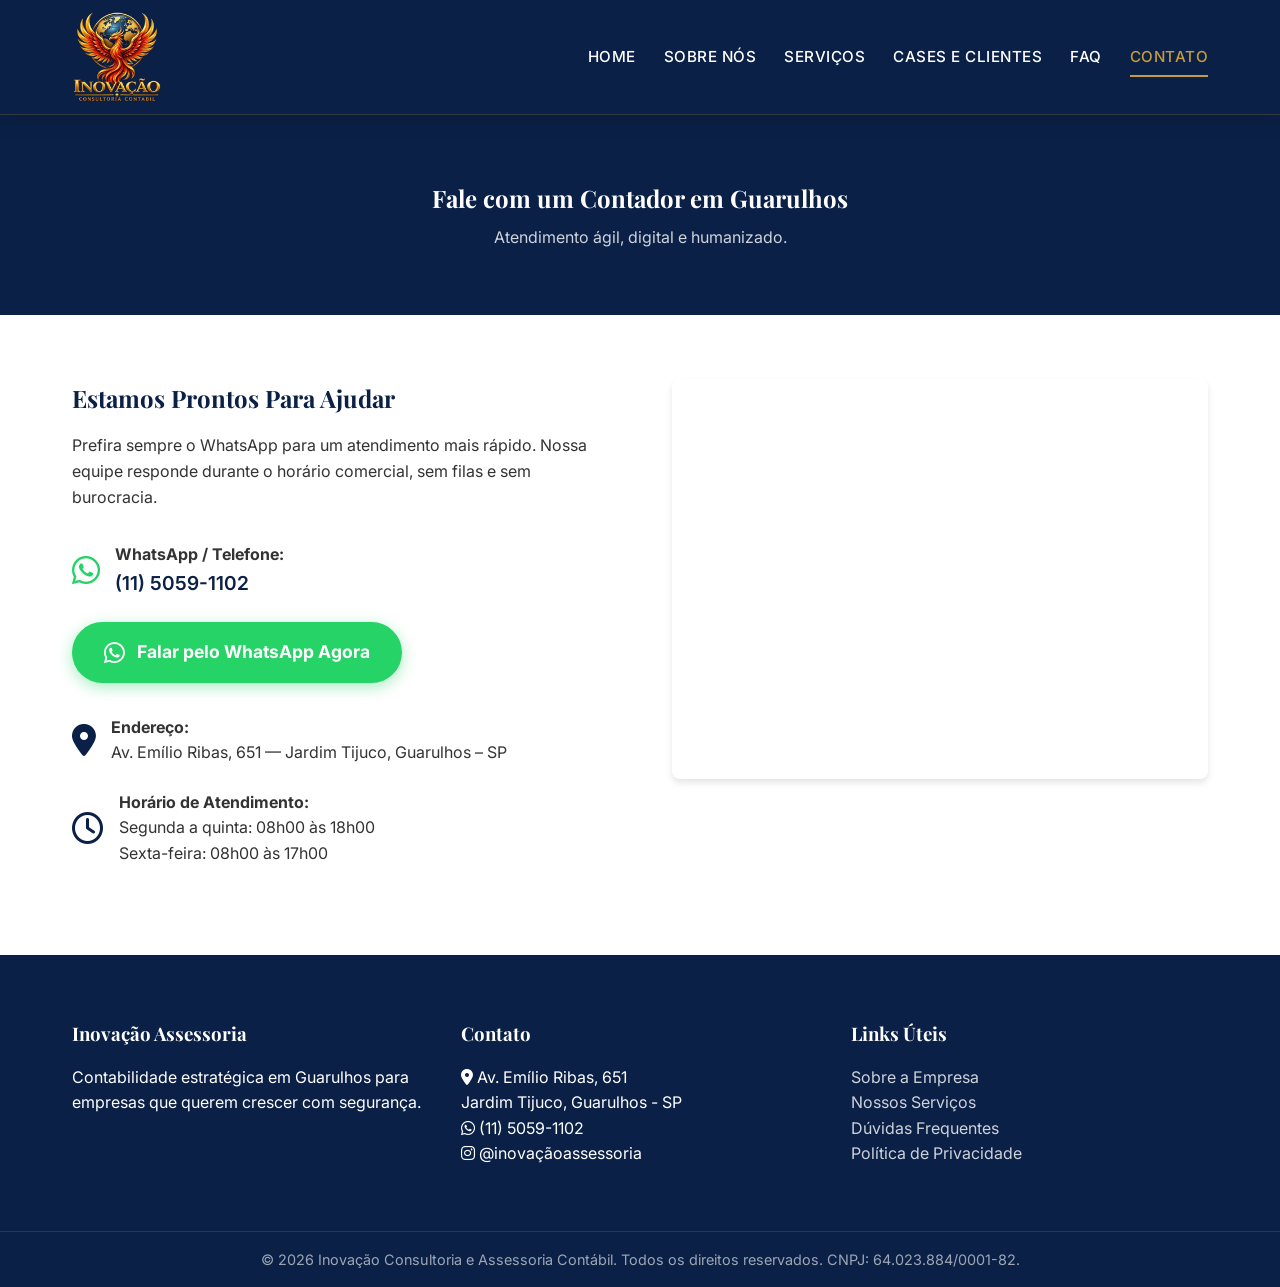
<file: contato.html>
<!DOCTYPE html>
<html lang="pt-BR">
<head>
    <meta charset="UTF-8">
    <meta name="viewport" content="width=device-width, initial-scale=1.0">
    <title>Contato — Fale com um Contador em Guarulhos | Inovação Assessoria Contábil</title>
    <meta name="description" content="Entre em contato com a Inovação Assessoria Contábil em Guarulhos. Atendimento ágil via WhatsApp, sem filas e sem burocracia. Av. Emílio Ribas, 651 — Jardim Tijuco.">
    <meta name="robots" content="index, follow">
    <link rel="canonical" href="https://www.inovacaoassessoriacontabil.com/contato.html">

    <!-- Open Graph -->
    <meta property="og:title" content="Contato — Inovação Assessoria Contábil">
    <meta property="og:description" content="Fale com nosso time de contabilidade em Guarulhos via WhatsApp. Atendimento rápido e sem burocracia.">
    <meta property="og:type" content="website">
    <meta property="og:url" content="https://www.inovacaoassessoriacontabil.com/contato.html">

    <!-- Schema.org LocalBusiness -->
    <script type="application/ld+json">
    {
      "@context": "https://schema.org",
      "@type": "AccountingService",
      "name": "Inovação Consultoria e Assessoria Contábil",
      "url": "https://www.inovacaoassessoriacontabil.com",
      "telephone": "+55-11-5059-1102",
      "address": {
        "@type": "PostalAddress",
        "streetAddress": "Av. Emílio Ribas, 651",
        "addressLocality": "Guarulhos",
        "addressRegion": "SP",
        "addressCountry": "BR"
      },
      "openingHours": ["Mo-Th 08:00-18:00", "Fr 08:00-17:00"],
      "geo": {
        "@type": "GeoCoordinates",
        "latitude": -23.4681217,
        "longitude": -46.5394889
      }
    }
    </script>
    
    <link rel="preconnect" href="https://fonts.googleapis.com">
    <link rel="preconnect" href="https://fonts.gstatic.com" crossorigin>
    <link href="https://fonts.googleapis.com/css2?family=Inter:wght@400;500;600&family=Playfair+Display:ital,wght@0,600;0,700;1,600&display=swap" rel="stylesheet">
    <link rel="stylesheet" href="css/style.css">
    <link rel="stylesheet" href="https://cdnjs.cloudflare.com/ajax/libs/font-awesome/6.4.0/css/all.min.css">
</head>
<body>

    <!-- HEADER -->
    <header class="header">
        <div class="container">
            <a href="index.html" class="header-logo">
                <img src="images/logo.png" alt="Inovação Assessoria Contábil">
            </a>
            <nav class="header-nav">
                <ul>
                    <li><a href="index.html" class="nav-link">Home</a></li>
                    <li><a href="sobre.html" class="nav-link">Sobre Nós</a></li>
                    <li><a href="servicos.html" class="nav-link">Serviços</a></li>
                    <li><a href="cases.html" class="nav-link">Cases e Clientes</a></li>
                    <li><a href="faq.html" class="nav-link">FAQ</a></li>
                    <li><a href="contato.html" class="nav-link active">Contato</a></li>
                </ul>
            </nav>
        </div>
    </header>

    <!-- PAGE HEADER -->
    <section class="bg-primary" style="padding: var(--spacing-xl) 0; text-align: center;">
        <div class="container">
            <h1 style="color: var(--color-text-light); margin-bottom: var(--spacing-sm);">Fale com um Contador em Guarulhos</h1>
            <p style="color: rgba(255, 255, 255, 0.8);">Atendimento ágil, digital e humanizado.</p>
        </div>
    </section>

    <!-- MAIN CONTENT -->
    <main style="padding: var(--spacing-xl) 0;">
        <div class="container" style="display: flex; flex-wrap: wrap; gap: var(--spacing-xl);">
            
            <!-- Info -->
            <div style="flex: 1; min-width: 300px;">
                <h2>Estamos Prontos Para Ajudar</h2>
                <p style="margin-bottom: var(--spacing-lg);">Prefira sempre o WhatsApp para um atendimento mais rápido. Nossa equipe responde durante o horário comercial, sem filas e sem burocracia.</p>
                
                <div style="margin-bottom: 1.5rem; display: flex; align-items: center; gap: 15px;">
                    <i class="fa-brands fa-whatsapp" style="font-size: 2rem; color: #25D366;"></i>
                    <div>
                        <strong>WhatsApp / Telefone:</strong><br>
                        <a href="https://wa.me/551150591102" style="font-size: 1.2rem; font-weight: 600;">(11) 5059-1102</a>
                    </div>
                </div>

                <a href="https://wa.me/551150591102?text=Ol%C3%A1!%20Gostaria%20de%20saber%20mais%20sobre%20os%20servi%C3%A7os%20cont%C3%A1beis." 
                   target="_blank"
                   style="
                     display: inline-flex;
                     align-items: center;
                     gap: 12px;
                     background-color: #25D366 !important;
                     color: #ffffff !important;
                     font-size: 1.1rem;
                     font-weight: 700;
                     padding: 1rem 2rem;
                     border-radius: 50px;
                     text-decoration: none !important;
                     box-shadow: 0 4px 15px rgba(37, 211, 102, 0.4);
                     transition: all 0.3s ease;
                     margin-bottom: 2rem;
                     border: none;
                   "
                   onmouseover="this.style.backgroundColor='#1ebe5d'; this.style.color='#ffffff'; this.style.transform='translateY(-2px)'; this.style.boxShadow='0 6px 20px rgba(37,211,102,0.5)';"
                   onmouseout="this.style.backgroundColor='#25D366'; this.style.color='#ffffff'; this.style.transform='translateY(0)'; this.style.boxShadow='0 4px 15px rgba(37,211,102,0.4)';"
                >
                    <i class="fa-brands fa-whatsapp" style="font-size: 1.5rem; color: #ffffff;"></i>
                    Falar pelo WhatsApp Agora
                </a>

                <div style="margin-bottom: 1.5rem; display: flex; align-items: center; gap: 15px;">
                    <i class="fa-solid fa-location-dot" style="font-size: 2rem; color: var(--color-primary);"></i>
                    <div>
                        <strong>Endereço:</strong><br>
                        Av. Emílio Ribas, 651 — Jardim Tijuco, Guarulhos – SP
                    </div>
                </div>

                <div style="margin-bottom: 1.5rem; display: flex; align-items: center; gap: 15px;">
                    <i class="fa-regular fa-clock" style="font-size: 2rem; color: var(--color-primary);"></i>
                    <div>
                        <strong>Horário de Atendimento:</strong><br>
                        Segunda a quinta: 08h00 às 18h00<br>
                        Sexta-feira: 08h00 às 17h00
                    </div>
                </div>
            </div>

            <!-- Mapa -->
            <div style="flex: 1; min-width: 300px;">
                <iframe src="https://www.google.com/maps/embed?pb=!1m18!1m12!1m3!1d3659.787822371871!2d-46.5394889!3d-23.4681217!2m3!1f0!2f0!3f0!3m2!1i1024!2i768!4f13.1!3m3!1m2!1s0x94cef5005239304b%3A0x76d81975a9ab6872!2sInova%C3%A7%C3%A3o%20Consultoria%20e%20Assessoria%20Contabil!5e0!3m2!1spt-BR!2sbr!4v1725399600000!5m2!1spt-BR!2sbr" width="100%" height="400" style="border:0; border-radius: 8px; box-shadow: var(--shadow-md);" allowfullscreen="" loading="lazy" referrerpolicy="no-referrer-when-downgrade"></iframe>
            </div>
        </div>
    </main>

    <!-- FOOTER -->
    <footer class="footer">
        <div class="container">
            <div>
                <h3>Inovação Assessoria</h3>
                <p>Contabilidade estratégica em Guarulhos para empresas que querem crescer com segurança.</p>
            </div>
            <div>
                <h3>Contato</h3>
                <p><i class="fa-solid fa-location-dot"></i> Av. Emílio Ribas, 651<br>Jardim Tijuco, Guarulhos - SP</p>
                <p><i class="fa-brands fa-whatsapp"></i> (11) 5059-1102</p>
                <p><i class="fa-brands fa-instagram"></i> @inovaçãoassessoria</p>
            </div>
            <div>
                <h3>Links Úteis</h3>
                <p><a href="sobre.html">Sobre a Empresa</a></p>
                <p><a href="servicos.html">Nossos Serviços</a></p>
                <p><a href="index.html#faq">Dúvidas Frequentes</a></p>
                <p><a href="privacidade.html">Política de Privacidade</a></p>
            </div>
        </div>
        <div class="footer-bottom">
            <p>&copy; 2026 Inovação Consultoria e Assessoria Contábil. Todos os direitos reservados. CNPJ: 64.023.884/0001-82.</p>
        </div>
    </footer>

    <script src="js/main.js"></script>
</body>
</html>
</file>
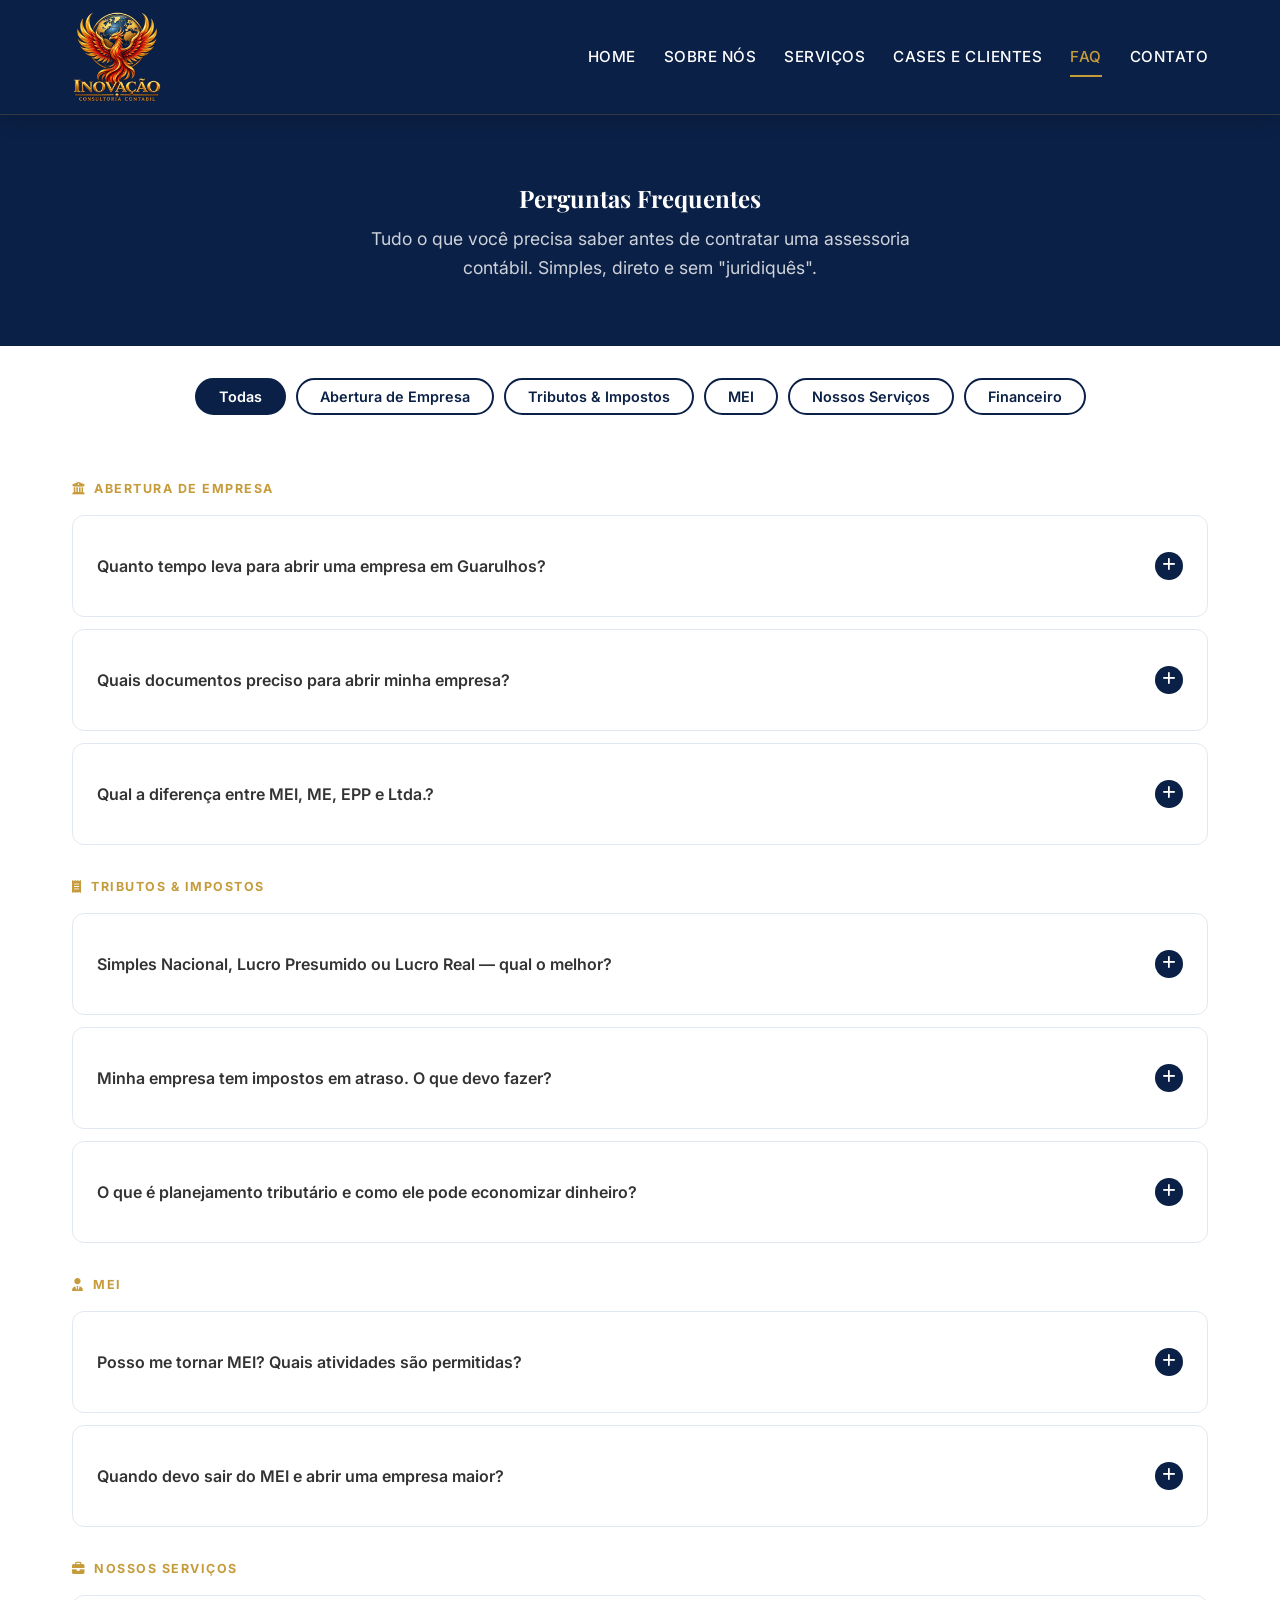
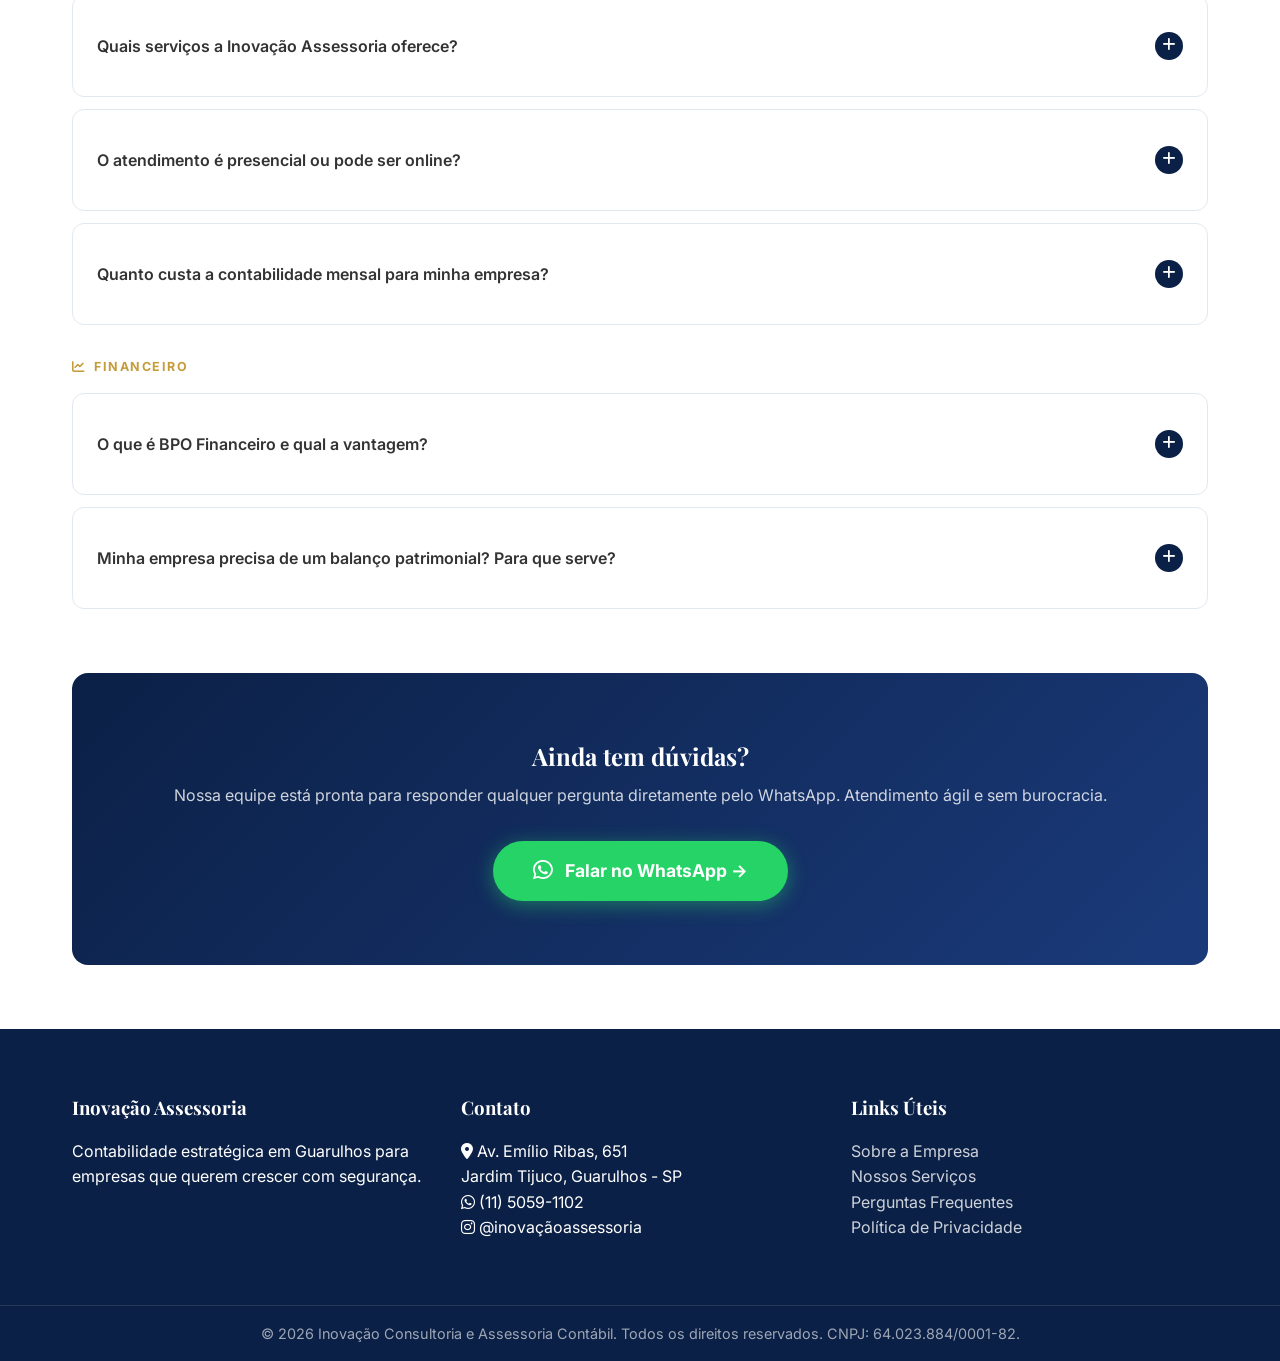
<file: faq.html>
<!DOCTYPE html>
<html lang="pt-BR">
<head>
    <meta charset="UTF-8">
    <meta name="viewport" content="width=device-width, initial-scale=1.0">
    <title>Perguntas Frequentes (FAQ) — Inovação Assessoria Contábil</title>
    <meta name="description" content="Tire suas dúvidas sobre contabilidade, abertura de empresa, MEI, Simples Nacional, planejamento tributário e muito mais. Inovação Assessoria Contábil em Guarulhos.">
    <meta name="robots" content="index, follow">
    <link rel="canonical" href="https://www.inovacaoassessoriacontabil.com/faq.html">

    <!-- Open Graph -->
    <meta property="og:title" content="Perguntas Frequentes — Inovação Assessoria Contábil">
    <meta property="og:description" content="Tire suas dúvidas sobre contabilidade e serviços contábeis em Guarulhos.">
    <meta property="og:type" content="website">
    <meta property="og:url" content="https://www.inovacaoassessoriacontabil.com/faq.html">

    <link rel="preconnect" href="https://fonts.googleapis.com">
    <link rel="preconnect" href="https://fonts.gstatic.com" crossorigin>
    <link href="https://fonts.googleapis.com/css2?family=Inter:wght@400;500;600&family=Playfair+Display:ital,wght@0,600;0,700;1,600&display=swap" rel="stylesheet">
    <link rel="stylesheet" href="css/style.css">
    <link rel="stylesheet" href="https://cdnjs.cloudflare.com/ajax/libs/font-awesome/6.4.0/css/all.min.css">

    <style>
        /* ── FAQ ESPECÍFICO ── */
        .faq-hero {
            background: var(--color-primary);
            padding: var(--spacing-xl) 0;
            text-align: center;
        }
        .faq-hero h1 {
            color: var(--color-text-light);
            margin-bottom: var(--spacing-sm);
        }
        .faq-hero p {
            color: rgba(255,255,255,0.80);
            font-size: 1.1rem;
            max-width: 600px;
            margin: 0 auto;
        }

        /* Filtro de categorias */
        .faq-filters {
            display: flex;
            flex-wrap: wrap;
            justify-content: center;
            gap: 10px;
            padding: var(--spacing-lg) var(--spacing-md);
        }
        .faq-filter-btn {
            padding: 8px 22px;
            border: 2px solid var(--color-primary);
            border-radius: 50px;
            background: transparent;
            color: var(--color-primary);
            font-family: 'Inter', sans-serif;
            font-size: 0.9rem;
            font-weight: 600;
            cursor: pointer;
            transition: all 0.25s ease;
        }
        .faq-filter-btn:hover,
        .faq-filter-btn.active {
            background: var(--color-primary);
            color: #fff;
        }

        /* Accordion */
        .faq-section {
            padding: 0 0 var(--spacing-xl);
        }
        .faq-category-title {
            font-size: 0.78rem;
            font-weight: 700;
            letter-spacing: 0.12em;
            text-transform: uppercase;
            color: var(--color-secondary);
            margin: var(--spacing-lg) 0 var(--spacing-md);
        }
        .faq-item {
            border: 1px solid #e2e8f0;
            border-radius: 12px;
            margin-bottom: 12px;
            overflow: hidden;
            transition: box-shadow 0.3s ease;
        }
        .faq-item:hover {
            box-shadow: 0 6px 24px rgba(11,32,70,0.10);
        }
        .faq-item.open {
            border-color: var(--color-primary);
            box-shadow: 0 6px 24px rgba(11,32,70,0.14);
        }
        .faq-question {
            width: 100%;
            display: flex;
            align-items: center;
            justify-content: space-between;
            gap: 16px;
            padding: 20px 24px;
            background: #fff;
            border: none;
            cursor: pointer;
            text-align: left;
            font-family: 'Inter', sans-serif;
            font-size: 1rem;
            font-weight: 600;
            color: var(--color-text-dark);
            transition: background 0.2s;
        }
        .faq-question:hover {
            background: #f8fafc;
        }
        .faq-item.open .faq-question {
            color: var(--color-primary);
            background: #f0f5ff;
        }
        .faq-icon {
            flex-shrink: 0;
            width: 28px;
            height: 28px;
            border-radius: 50%;
            background: var(--color-primary);
            color: #fff;
            display: flex;
            align-items: center;
            justify-content: center;
            font-size: 0.9rem;
            transition: transform 0.35s ease, background 0.2s;
        }
        .faq-item.open .faq-icon {
            transform: rotate(45deg);
            background: var(--color-secondary);
        }
        .faq-answer {
            max-height: 0;
            overflow: hidden;
            transition: max-height 0.45s cubic-bezier(0.4,0,0.2,1), padding 0.3s ease;
        }
        .faq-item.open .faq-answer {
            max-height: 800px;
        }
        .faq-answer-inner {
            padding: 0 24px 22px;
            color: var(--color-text-dark);
            line-height: 1.75;
            font-size: 0.97rem;
        }
        .faq-answer-inner strong {
            color: var(--color-text-dark);
        }
        .faq-answer-inner ul {
            margin: 10px 0 0 20px;
        }
        .faq-answer-inner ul li {
            margin-bottom: 6px;
        }

        /* CTA inferior */
        .faq-cta {
            background: linear-gradient(135deg, var(--color-primary) 0%, #1a3a7a 100%);
            border-radius: 16px;
            padding: var(--spacing-xl);
            text-align: center;
            margin-top: var(--spacing-xl);
        }
        .faq-cta h2 { color: #fff; margin-bottom: var(--spacing-sm); }
        .faq-cta p  { color: rgba(255,255,255,0.80); margin-bottom: var(--spacing-lg); }
        .btn-accent {
            display: inline-flex;
            align-items: center;
            gap: 10px;
            background-color: #25D366 !important;
            color: #ffffff !important;
            font-size: 1.1rem;
            font-weight: 700;
            padding: 1rem 2rem;
            border-radius: 50px;
            text-decoration: none !important;
            box-shadow: 0 4px 20px rgba(37, 211, 102, 0.45);
            transition: all 0.3s ease;
            border: none;
        }
        .btn-accent:hover {
            background-color: #1ebe5d !important;
            color: #ffffff !important;
            transform: translateY(-2px);
            box-shadow: 0 6px 25px rgba(37, 211, 102, 0.6);
        }
        .btn-accent i { color: #ffffff; font-size: 1.3rem; }

        /* Responsivo */
        @media (max-width: 640px) {
            .faq-question { font-size: 0.92rem; padding: 16px 18px; }
            .faq-answer-inner { padding: 0 18px 18px; }
        }
    </style>
</head>
<body>

    <!-- HEADER -->
    <header class="header">
        <div class="container">
            <a href="index.html" class="header-logo">
                <img src="images/logo.png" alt="Inovação Assessoria Contábil">
            </a>
            <nav class="header-nav">
                <ul>
                    <li><a href="index.html" class="nav-link">Home</a></li>
                    <li><a href="sobre.html" class="nav-link">Sobre Nós</a></li>
                    <li><a href="servicos.html" class="nav-link">Serviços</a></li>
                    <li><a href="cases.html" class="nav-link">Cases e Clientes</a></li>
                    <li><a href="faq.html" class="nav-link active">FAQ</a></li>
                    <li><a href="contato.html" class="nav-link">Contato</a></li>
                </ul>
            </nav>
        </div>
    </header>

    <!-- HERO -->
    <section class="faq-hero">
        <div class="container">
            <h1>Perguntas Frequentes</h1>
            <p>Tudo o que você precisa saber antes de contratar uma assessoria contábil. Simples, direto e sem "juridiquês".</p>
        </div>
    </section>

    <!-- FILTROS -->
    <div class="container">
        <div class="faq-filters" id="faq-filters">
            <button class="faq-filter-btn active" data-cat="all" onclick="filterFaq(this,'all')">Todas</button>
            <button class="faq-filter-btn" data-cat="abertura" onclick="filterFaq(this,'abertura')">Abertura de Empresa</button>
            <button class="faq-filter-btn" data-cat="tributos" onclick="filterFaq(this,'tributos')">Tributos &amp; Impostos</button>
            <button class="faq-filter-btn" data-cat="mei" onclick="filterFaq(this,'mei')">MEI</button>
            <button class="faq-filter-btn" data-cat="servicos" onclick="filterFaq(this,'servicos')">Nossos Serviços</button>
            <button class="faq-filter-btn" data-cat="financeiro" onclick="filterFaq(this,'financeiro')">Financeiro</button>
        </div>
    </div>

    <!-- FAQ ACCORDION -->
    <main class="faq-section">
        <div class="container">

            <!-- CATEGORIA: Abertura de Empresa -->
            <p class="faq-category-title" data-cat="abertura"><i class="fa-solid fa-building-columns"></i> &nbsp;Abertura de Empresa</p>

            <div class="faq-item" data-cat="abertura">
                <button class="faq-question" onclick="toggleFaq(this)" id="faq-q1">
                    Quanto tempo leva para abrir uma empresa em Guarulhos?
                    <span class="faq-icon"><i class="fa-solid fa-plus"></i></span>
                </button>
                <div class="faq-answer" role="region" aria-labelledby="faq-q1">
                    <div class="faq-answer-inner">
                        Em média, de <strong>5 a 15 dias úteis</strong>, dependendo do tipo de empresa e da atividade. Empresas de serviços com atividades simples tendem a ser mais rápidas. No nosso escritório cuidamos de todo o processo:
                        <ul>
                            <li>Registro na Junta Comercial (JUCESP)</li>
                            <li>Obtenção do CNPJ na Receita Federal</li>
                            <li>Inscrição Municipal e Estadual (quando necessário)</li>
                            <li>Emissão do Alvará de Funcionamento</li>
                        </ul>
                    </div>
                </div>
            </div>

            <div class="faq-item" data-cat="abertura">
                <button class="faq-question" onclick="toggleFaq(this)" id="faq-q2">
                    Quais documentos preciso para abrir minha empresa?
                    <span class="faq-icon"><i class="fa-solid fa-plus"></i></span>
                </button>
                <div class="faq-answer" role="region" aria-labelledby="faq-q2">
                    <div class="faq-answer-inner">
                        Os documentos básicos para abertura de uma Ltda. ou SLU são:
                        <ul>
                            <li>RG e CPF de todos os sócios</li>
                            <li>Comprovante de residência atualizado</li>
                            <li>Comprovante do endereço comercial (contrato de aluguel ou escritura)</li>
                            <li>Definição da atividade principal (CNAE)</li>
                        </ul>
                        Após você nos enviar os documentos, nós cuidamos de todo o restante!
                    </div>
                </div>
            </div>

            <div class="faq-item" data-cat="abertura">
                <button class="faq-question" onclick="toggleFaq(this)" id="faq-q3">
                    Qual a diferença entre MEI, ME, EPP e Ltda.?
                    <span class="faq-icon"><i class="fa-solid fa-plus"></i></span>
                </button>
                <div class="faq-answer" role="region" aria-labelledby="faq-q3">
                    <div class="faq-answer-inner">
                        <ul>
                            <li><strong>MEI:</strong> Faturamento até R$ 81 mil/ano. Tributo fixo mensal baixo. Não pode ter sócios.</li>
                            <li><strong>ME (Microempresa):</strong> Faturamento até R$ 360 mil/ano. Mais atividades liberadas.</li>
                            <li><strong>EPP (Empresa de Pequeno Porte):</strong> Faturamento até R$ 4,8 milhões/ano.</li>
                            <li><strong>Ltda. (Sociedade Limitada):</strong> Pode ter dois ou mais sócios. Capital social protege o patrimônio pessoal.</li>
                        </ul>
                        Agende uma consulta gratuita para indicarmos a melhor opção para o seu caso.
                    </div>
                </div>
            </div>

            <!-- CATEGORIA: Tributos -->
            <p class="faq-category-title" data-cat="tributos"><i class="fa-solid fa-receipt"></i> &nbsp;Tributos &amp; Impostos</p>

            <div class="faq-item" data-cat="tributos">
                <button class="faq-question" onclick="toggleFaq(this)" id="faq-q4">
                    Simples Nacional, Lucro Presumido ou Lucro Real — qual o melhor?
                    <span class="faq-icon"><i class="fa-solid fa-plus"></i></span>
                </button>
                <div class="faq-answer" role="region" aria-labelledby="faq-q4">
                    <div class="faq-answer-inner">
                        Não existe uma resposta única — depende do faturamento, margem de lucro e tipo de atividade da empresa. De forma resumida:
                        <ul>
                            <li><strong>Simples Nacional:</strong> Regra geral, o melhor para faturamentos de até R$ 4,8 mi/ano com tributação simplificada.</li>
                            <li><strong>Lucro Presumido:</strong> Pode ser mais vantajoso para empresas com alta margem de lucro.</li>
                            <li><strong>Lucro Real:</strong> Obrigatório para bancos e algumas empresas. Pode ser bom quando há muitas despesas dedutíveis.</li>
                        </ul>
                        Fazemos a simulação completa para a sua empresa sem custo na primeira consulta.
                    </div>
                </div>
            </div>

            <div class="faq-item" data-cat="tributos">
                <button class="faq-question" onclick="toggleFaq(this)" id="faq-q5">
                    Minha empresa tem impostos em atraso. O que devo fazer?
                    <span class="faq-icon"><i class="fa-solid fa-plus"></i></span>
                </button>
                <div class="faq-answer" role="region" aria-labelledby="faq-q5">
                    <div class="faq-answer-inner">
                        Não se desespere! Existem diversas opções de regularização:
                        <ul>
                            <li>Parcelamentos da Receita Federal (PGFN e REFIS)</li>
                            <li>Programas de parcelamento municipais para ISS em atraso</li>
                            <li>Renegociação de dívidas do Simples Nacional</li>
                        </ul>
                        Entre em contato conosco. Nossa equipe faz um diagnóstico completo da situação fiscal e apresenta o melhor caminho de regularização.
                    </div>
                </div>
            </div>

            <div class="faq-item" data-cat="tributos">
                <button class="faq-question" onclick="toggleFaq(this)" id="faq-q6">
                    O que é planejamento tributário e como ele pode economizar dinheiro?
                    <span class="faq-icon"><i class="fa-solid fa-plus"></i></span>
                </button>
                <div class="faq-answer" role="region" aria-labelledby="faq-q6">
                    <div class="faq-answer-inner">
                        Planejamento tributário é o conjunto de estratégias <strong>legais</strong> para reduzir a carga de impostos da sua empresa. Exemplos práticos:
                        <ul>
                            <li>Escolha do regime tributário mais adequado (economia de até 30%)</li>
                            <li>Aproveitamento de créditos de PIS/COFINS</li>
                            <li>Distribuição de lucros aos sócios (isenta de IR)</li>
                            <li>Enquadramento correto de atividades no CNAE</li>
                        </ul>
                        Nossos clientes economizam em média entre 15% e 40% em tributos após o planejamento.
                    </div>
                </div>
            </div>

            <!-- CATEGORIA: MEI -->
            <p class="faq-category-title" data-cat="mei"><i class="fa-solid fa-user-tie"></i> &nbsp;MEI</p>

            <div class="faq-item" data-cat="mei">
                <button class="faq-question" onclick="toggleFaq(this)" id="faq-q7">
                    Posso me tornar MEI? Quais atividades são permitidas?
                    <span class="faq-icon"><i class="fa-solid fa-plus"></i></span>
                </button>
                <div class="faq-answer" role="region" aria-labelledby="faq-q7">
                    <div class="faq-answer-inner">
                        Pode! O MEI é ideal para trabalhadores autônomos e pequenos empreendedores com faturamento de até R$ 81 mil/ano. São mais de 500 atividades permitidas, como: cabeleireiro, eletricista, pedreiro, costureira, designer freelancer, entre outras. Profissões regulamentadas como médico, advogado e engenheiro <strong>não podem</strong> ser MEI.
                    </div>
                </div>
            </div>

            <div class="faq-item" data-cat="mei">
                <button class="faq-question" onclick="toggleFaq(this)" id="faq-q8">
                    Quando devo sair do MEI e abrir uma empresa maior?
                    <span class="faq-icon"><i class="fa-solid fa-plus"></i></span>
                </button>
                <div class="faq-answer" role="region" aria-labelledby="faq-q8">
                    <div class="faq-answer-inner">
                        Você deve considerar migrar quando:
                        <ul>
                            <li>Seu faturamento anual se aproximar de R$ 81 mil</li>
                            <li>Precisar emitir nota fiscal de serviços com valores maiores para PJs</li>
                            <li>Quiser contratar mais de 1 funcionário</li>
                            <li>Sua atividade não for permitida no MEI</li>
                            <li>Precisar de CNPJ com mais credibilidade para negócios B2B</li>
                        </ul>
                        Ajudamos você a fazer essa transição sem interromper as atividades.
                    </div>
                </div>
            </div>

            <!-- CATEGORIA: Nossos Serviços -->
            <p class="faq-category-title" data-cat="servicos"><i class="fa-solid fa-briefcase"></i> &nbsp;Nossos Serviços</p>

            <div class="faq-item" data-cat="servicos">
                <button class="faq-question" onclick="toggleFaq(this)" id="faq-q9">
                    Quais serviços a Inovação Assessoria oferece?
                    <span class="faq-icon"><i class="fa-solid fa-plus"></i></span>
                </button>
                <div class="faq-answer" role="region" aria-labelledby="faq-q9">
                    <div class="faq-answer-inner">
                        Somos um escritório completo de contabilidade. Nossos serviços incluem:
                        <ul>
                            <li>Abertura e encerramento de empresas</li>
                            <li>Contabilidade mensal (escrituração contábil e fiscal)</li>
                            <li>Folha de pagamento e gestão de RH</li>
                            <li>Planejamento tributário</li>
                            <li>Regularização fiscal e parcelamentos</li>
                            <li>BPO Financeiro</li>
                            <li>Certidões negativas e declarações</li>
                        </ul>
                        Saiba mais na nossa <a href="servicos.html">página de Serviços</a>.
                    </div>
                </div>
            </div>

            <div class="faq-item" data-cat="servicos">
                <button class="faq-question" onclick="toggleFaq(this)" id="faq-q10">
                    O atendimento é presencial ou pode ser online?
                    <span class="faq-icon"><i class="fa-solid fa-plus"></i></span>
                </button>
                <div class="faq-answer" role="region" aria-labelledby="faq-q10">
                    <div class="faq-answer-inner">
                        Os dois! Nosso escritório está localizado em Guarulhos (Jardim Tijuco), mas atendemos empresas de todo o Brasil de forma <strong>100% digital</strong>. Documentos são enviados por e-mail ou WhatsApp, e as reuniões podem ser feitas por videochamada. A maioria dos nossos clientes nem precisam vir ao escritório.
                    </div>
                </div>
            </div>

            <div class="faq-item" data-cat="servicos">
                <button class="faq-question" onclick="toggleFaq(this)" id="faq-q11">
                    Quanto custa a contabilidade mensal para minha empresa?
                    <span class="faq-icon"><i class="fa-solid fa-plus"></i></span>
                </button>
                <div class="faq-answer" role="region" aria-labelledby="faq-q11">
                    <div class="faq-answer-inner">
                        O valor varia conforme o regime tributário, faturamento e número de funcionários da sua empresa. Trabalhamos com mensalidades que cabem no orçamento de micro e pequenas empresas. Para receber uma proposta personalizada e sem compromisso, entre em contato via <a href="https://wa.me/551150591102" target="_blank" rel="noopener">WhatsApp</a>.
                    </div>
                </div>
            </div>

            <!-- CATEGORIA: Financeiro -->
            <p class="faq-category-title" data-cat="financeiro"><i class="fa-solid fa-chart-line"></i> &nbsp;Financeiro</p>

            <div class="faq-item" data-cat="financeiro">
                <button class="faq-question" onclick="toggleFaq(this)" id="faq-q12">
                    O que é BPO Financeiro e qual a vantagem?
                    <span class="faq-icon"><i class="fa-solid fa-plus"></i></span>
                </button>
                <div class="faq-answer" role="region" aria-labelledby="faq-q12">
                    <div class="faq-answer-inner">
                        BPO Financeiro (Business Process Outsourcing) é a terceirização do setor financeiro da sua empresa para um escritório especializado. Com ele, cuidamos de:
                        <ul>
                            <li>Contas a pagar e a receber</li>
                            <li>Conciliação bancária</li>
                            <li>Fluxo de caixa</li>
                            <li>DRE mensal</li>
                        </ul>
                        A vantagem é <strong>focar no seu negócio</strong> enquanto especialistas gerenciam as finanças, reduzindo erros e custos com funcionário CLT.
                    </div>
                </div>
            </div>

            <div class="faq-item" data-cat="financeiro">
                <button class="faq-question" onclick="toggleFaq(this)" id="faq-q13">
                    Minha empresa precisa de um balanço patrimonial? Para que serve?
                    <span class="faq-icon"><i class="fa-solid fa-plus"></i></span>
                </button>
                <div class="faq-answer" role="region" aria-labelledby="faq-q13">
                    <div class="faq-answer-inner">
                        Sim! O Balanço Patrimonial é obrigatório para empresas do Lucro Real e extremamente útil para todas as outras. Ele serve para:
                        <ul>
                            <li>Comprovar saúde financeira para bancos (obter crédito e financiamentos)</li>
                            <li>Participar de licitações e contratos públicos</li>
                            <li>Atrair sócios ou investidores</li>
                            <li>Tomada de decisões estratégicas pelo gestor</li>
                        </ul>
                    </div>
                </div>
            </div>

            <!-- CTA -->
            <div class="faq-cta">
                <h2>Ainda tem dúvidas?</h2>
                <p>Nossa equipe está pronta para responder qualquer pergunta diretamente pelo WhatsApp. Atendimento ágil e sem burocracia.</p>
                <a href="https://wa.me/551150591102?text=Ol%C3%A1!%20Tenho%20uma%20d%C3%BAvida%20sobre%20contabilidade."
                   target="_blank"
                   rel="noopener"
                   id="faq-cta-whatsapp"
                   style="
                     display: inline-flex;
                     align-items: center;
                     gap: 12px;
                     background-color: #25D366;
                     color: #ffffff;
                     font-size: 1.1rem;
                     font-weight: 700;
                     padding: 1rem 2.5rem;
                     border-radius: 50px;
                     text-decoration: none;
                     box-shadow: 0 4px 20px rgba(37,211,102,0.45);
                     transition: all 0.3s ease;
                     border: none;
                     cursor: pointer;
                   "
                   onmouseover="this.style.backgroundColor='#1ebe5d'; this.style.transform='translateY(-2px)';"
                   onmouseout="this.style.backgroundColor='#25D366'; this.style.transform='translateY(0)';"
                >
                    <i class="fa-brands fa-whatsapp" style="font-size: 1.4rem; color: #ffffff;"></i>
                    Falar no WhatsApp →
                </a>
            </div>

        </div>
    </main>

    <!-- FOOTER -->
    <footer class="footer">
        <div class="container">
            <div>
                <h3>Inovação Assessoria</h3>
                <p>Contabilidade estratégica em Guarulhos para empresas que querem crescer com segurança.</p>
            </div>
            <div>
                <h3>Contato</h3>
                <p><i class="fa-solid fa-location-dot"></i> Av. Emílio Ribas, 651<br>Jardim Tijuco, Guarulhos - SP</p>
                <p><i class="fa-brands fa-whatsapp"></i> (11) 5059-1102</p>
                <p><i class="fa-brands fa-instagram"></i> @inovaçãoassessoria</p>
            </div>
            <div>
                <h3>Links Úteis</h3>
                <p><a href="sobre.html">Sobre a Empresa</a></p>
                <p><a href="servicos.html">Nossos Serviços</a></p>
                <p><a href="faq.html">Perguntas Frequentes</a></p>
                <p><a href="privacidade.html">Política de Privacidade</a></p>
            </div>
        </div>
        <div class="footer-bottom">
            <p>&copy; 2026 Inovação Consultoria e Assessoria Contábil. Todos os direitos reservados. CNPJ: 64.023.884/0001-82.</p>
        </div>
    </footer>

    <script src="js/main.js"></script>
    <script>
        // ── ACCORDION ──
        function toggleFaq(btn) {
            const item = btn.closest('.faq-item');
            const isOpen = item.classList.contains('open');
            // Fecha todos
            document.querySelectorAll('.faq-item.open').forEach(el => el.classList.remove('open'));
            // Abre o clicado (se estava fechado)
            if (!isOpen) item.classList.add('open');
        }

        // ── FILTRO DE CATEGORIAS ──
        function filterFaq(btn, cat) {
            // Atualiza botão ativo
            document.querySelectorAll('.faq-filter-btn').forEach(b => b.classList.remove('active'));
            btn.classList.add('active');

            const items  = document.querySelectorAll('.faq-item');
            const titles = document.querySelectorAll('.faq-category-title');

            items.forEach(item => {
                const show = cat === 'all' || item.dataset.cat === cat;
                item.style.display = show ? '' : 'none';
                // Fecha ao filtrar
                if (!show) item.classList.remove('open');
            });

            titles.forEach(title => {
                const show = cat === 'all' || title.dataset.cat === cat;
                title.style.display = show ? '' : 'none';
            });
        }
    </script>
</body>
</html>
</file>
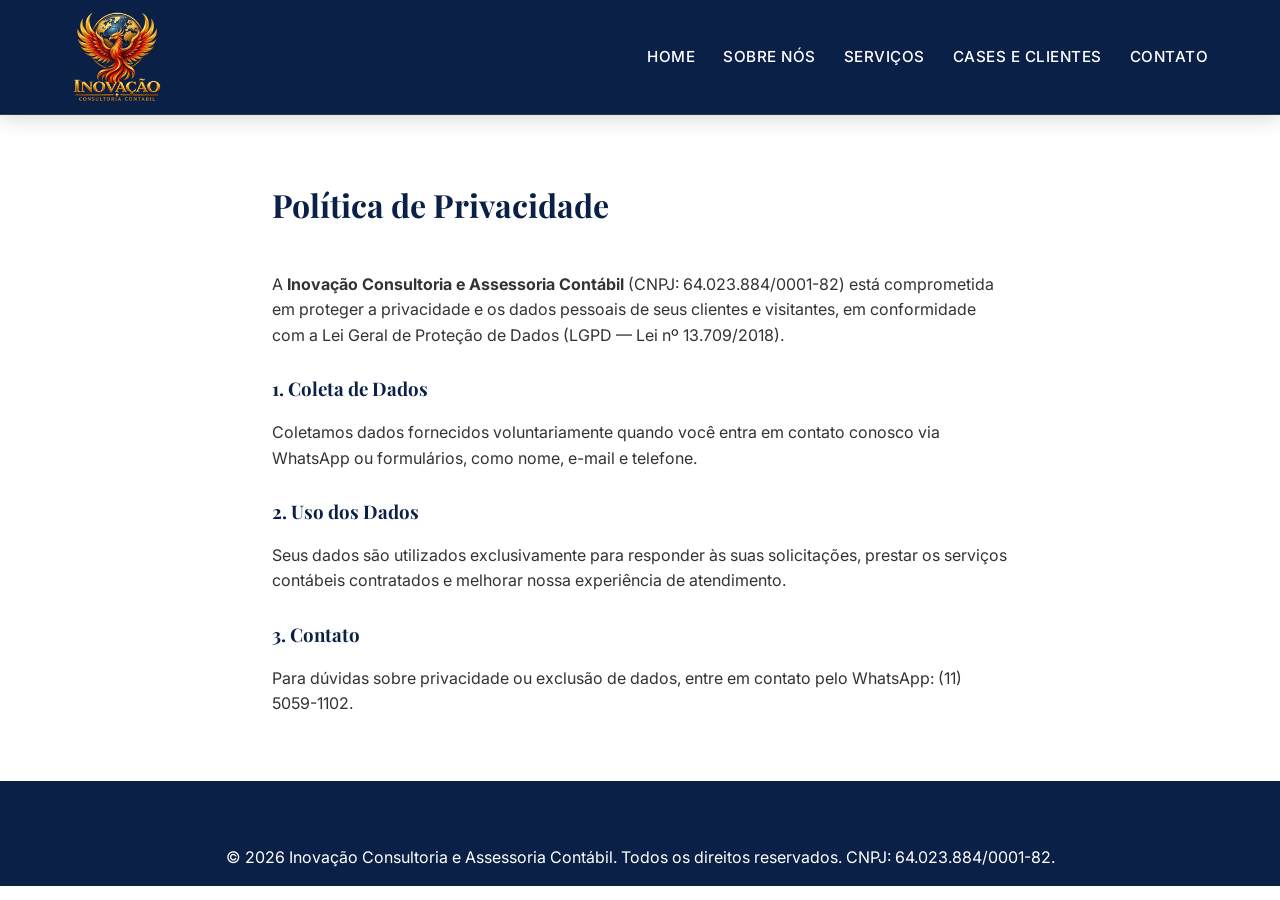
<file: privacidade.html>
<!DOCTYPE html>
<html lang="pt-BR">
<head>
    <meta charset="UTF-8">
    <meta name="viewport" content="width=device-width, initial-scale=1.0">
    <title>Política de Privacidade — Inovação Assessoria Contábil</title>
    
    <link rel="preconnect" href="https://fonts.googleapis.com">
    <link rel="preconnect" href="https://fonts.gstatic.com" crossorigin>
    <link href="https://fonts.googleapis.com/css2?family=Inter:wght@400;500;600&family=Playfair+Display:ital,wght@0,600;0,700;1,600&display=swap" rel="stylesheet">
    <link rel="stylesheet" href="css/style.css">
</head>
<body>

    <!-- HEADER -->
    <header class="header">
        <div class="container">
            <a href="index.html" class="header-logo">
                <img src="images/logo.png" alt="Inovação Assessoria Contábil">
            </a>
            <nav class="header-nav">
                <ul>
                    <li><a href="index.html" class="nav-link">Home</a></li>
                    <li><a href="sobre.html" class="nav-link">Sobre Nós</a></li>
                    <li><a href="servicos.html" class="nav-link">Serviços</a></li>
                    <li><a href="cases.html" class="nav-link">Cases e Clientes</a></li>
                    <li><a href="contato.html" class="nav-link">Contato</a></li>
                </ul>
            </nav>
        </div>
    </header>

    <main style="padding: var(--spacing-xl) 0; min-height: 60vh;">
        <div class="container" style="max-width: 800px;">
            <h1>Política de Privacidade</h1>
            <br>
            <p>A <strong>Inovação Consultoria e Assessoria Contábil</strong> (CNPJ: 64.023.884/0001-82) está comprometida em proteger a privacidade e os dados pessoais de seus clientes e visitantes, em conformidade com a Lei Geral de Proteção de Dados (LGPD — Lei nº 13.709/2018).</p>
            <br>
            <h3>1. Coleta de Dados</h3>
            <p>Coletamos dados fornecidos voluntariamente quando você entra em contato conosco via WhatsApp ou formulários, como nome, e-mail e telefone.</p>
            <br>
            <h3>2. Uso dos Dados</h3>
            <p>Seus dados são utilizados exclusivamente para responder às suas solicitações, prestar os serviços contábeis contratados e melhorar nossa experiência de atendimento.</p>
            <br>
            <h3>3. Contato</h3>
            <p>Para dúvidas sobre privacidade ou exclusão de dados, entre em contato pelo WhatsApp: (11) 5059-1102.</p>
        </div>
    </main>

    <!-- FOOTER -->
    <footer class="footer">
        <div class="container">
            <div class="text-center">
                <p>&copy; 2026 Inovação Consultoria e Assessoria Contábil. Todos os direitos reservados. CNPJ: 64.023.884/0001-82.</p>
            </div>
        </div>
    </footer>
</body>
</html>
</file>
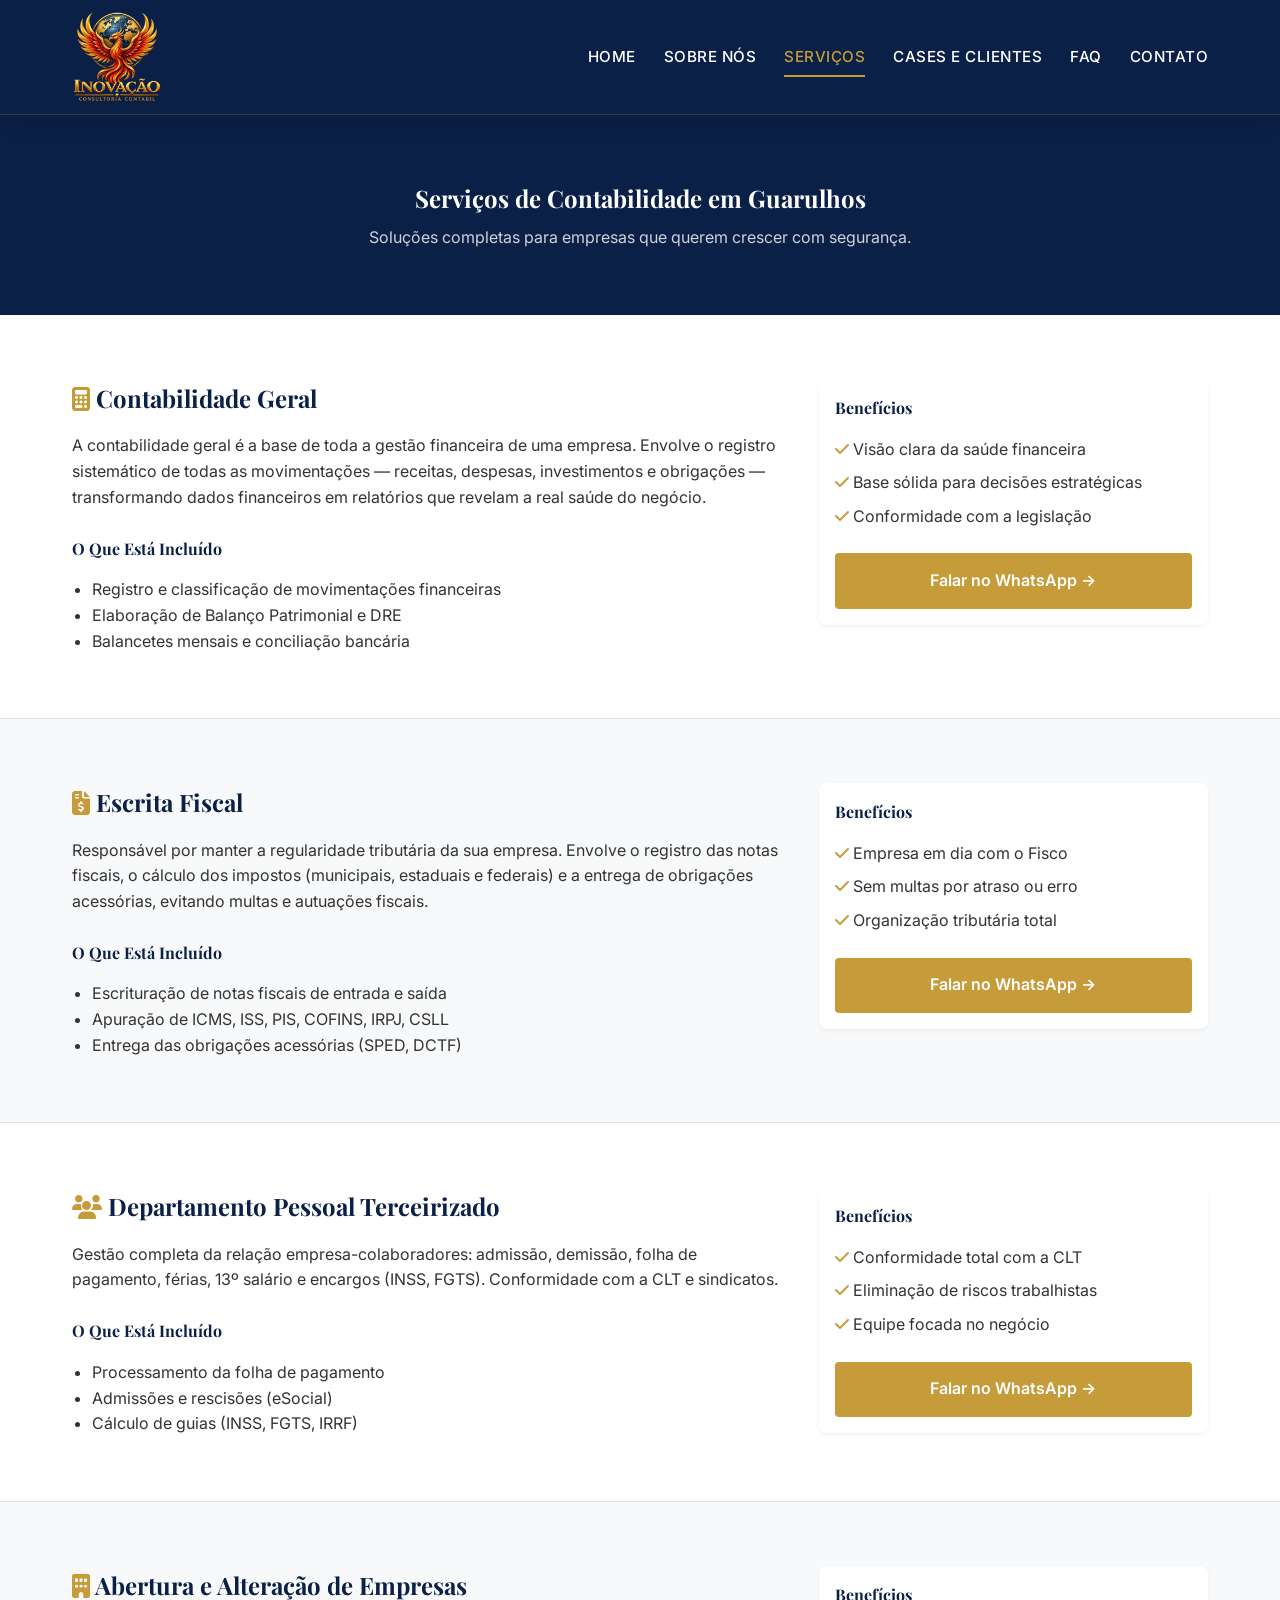
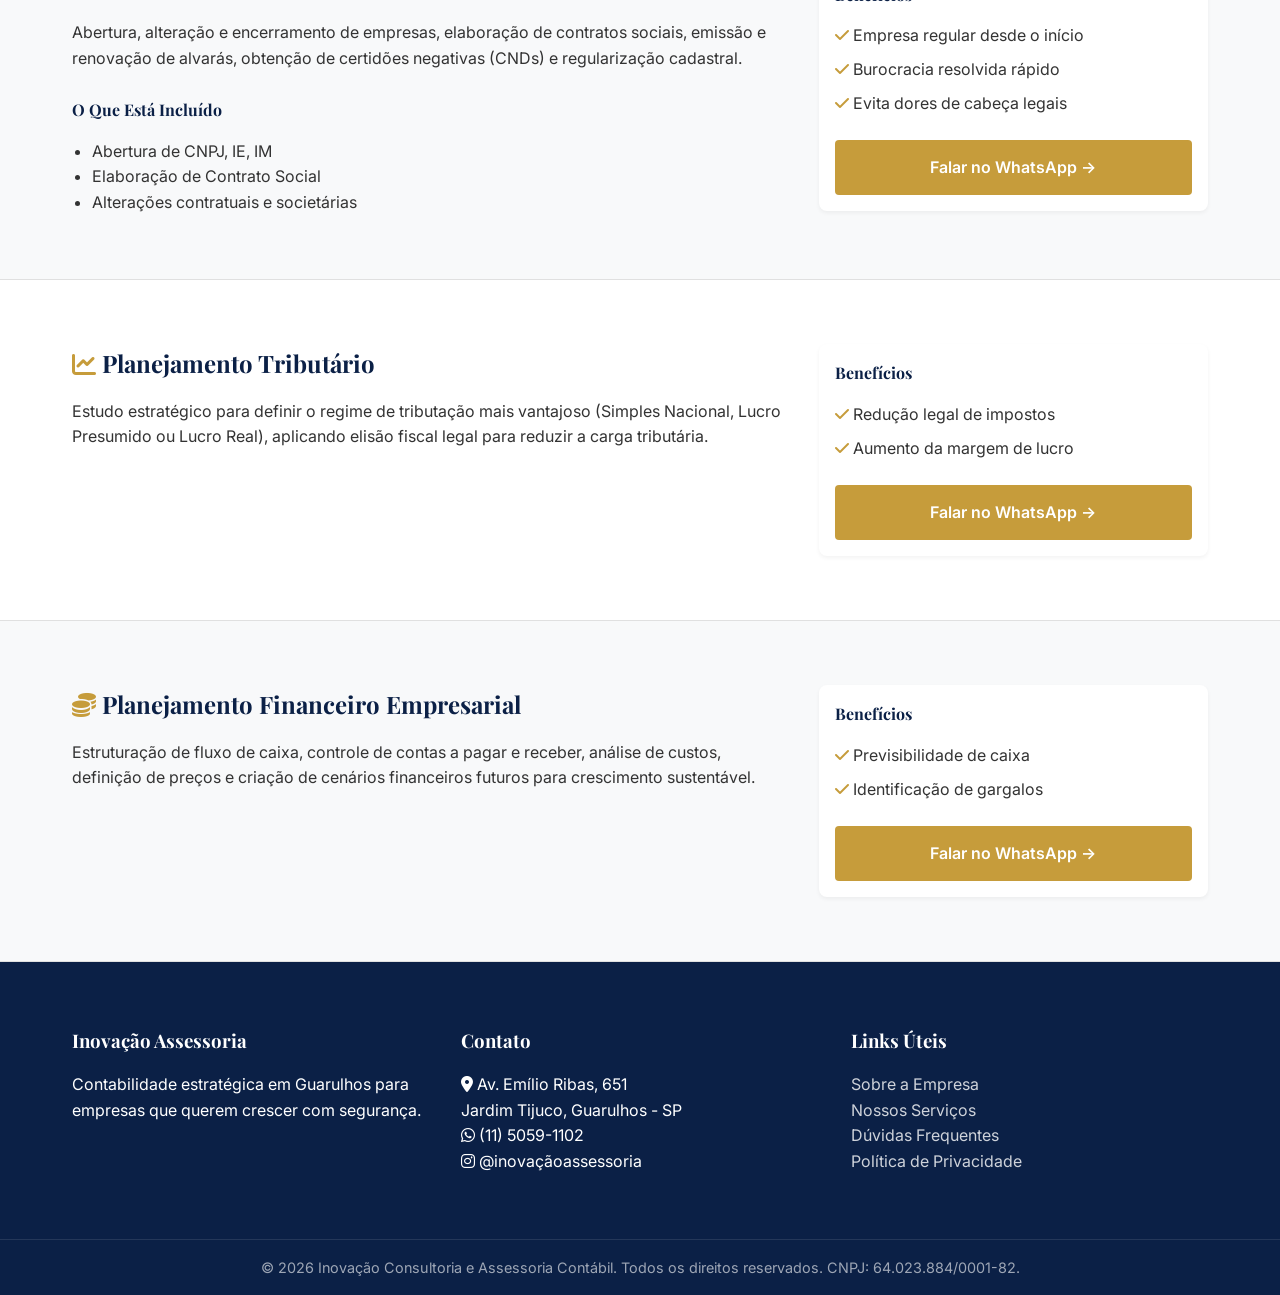
<file: servicos.html>
<!DOCTYPE html>
<html lang="pt-BR">
<head>
    <meta charset="UTF-8">
    <meta name="viewport" content="width=device-width, initial-scale=1.0">
    <title>Serviços de Contabilidade em Guarulhos — Inovação Assessoria Contábil</title>
    <meta name="description" content="Conheça todos os serviços da Inovação Assessoria Contábil em Guarulhos: contabilidade, escrita fiscal, departamento pessoal, planejamento tributário e muito mais.">
    <meta name="robots" content="index, follow">
    <link rel="canonical" href="https://www.inovacaoassessoriacontabil.com/servicos.html">

    <!-- Open Graph -->
    <meta property="og:title" content="Serviços de Contabilidade em Guarulhos — Inovação Assessoria Contábil">
    <meta property="og:description" content="Contabilidade, escrita fiscal, DP, planejamento tributário e mais. Veja todos os serviços.">
    <meta property="og:type" content="website">
    <meta property="og:url" content="https://www.inovacaoassessoriacontabil.com/servicos.html">
    
    <link rel="preconnect" href="https://fonts.googleapis.com">
    <link rel="preconnect" href="https://fonts.gstatic.com" crossorigin>
    <link href="https://fonts.googleapis.com/css2?family=Inter:wght@400;500;600&family=Playfair+Display:ital,wght@0,600;0,700;1,600&display=swap" rel="stylesheet">
    <link rel="stylesheet" href="css/style.css">
    <link rel="stylesheet" href="https://cdnjs.cloudflare.com/ajax/libs/font-awesome/6.4.0/css/all.min.css">

    <style>
        .service-section {
            padding: var(--spacing-xl) 0;
            border-bottom: 1px solid #E0E0E0;
        }
        .service-section:nth-child(even) {
            background-color: var(--color-bg-offwhite);
        }
        .service-content {
            display: flex;
            flex-wrap: wrap;
            gap: var(--spacing-lg);
            align-items: flex-start;
        }
        .service-text {
            flex: 2;
            min-width: 300px;
        }
        .service-benefits {
            flex: 1;
            min-width: 300px;
            background: var(--color-bg-light);
            padding: var(--spacing-md);
            border-radius: 8px;
            box-shadow: var(--shadow-sm);
        }
        .service-benefits ul {
            list-style: none;
        }
        .service-benefits li {
            margin-bottom: 0.5rem;
        }
    </style>
</head>
<body>

    <!-- HEADER -->
    <header class="header">
        <div class="container">
            <a href="index.html" class="header-logo">
                <img src="images/logo.png" alt="Inovação Assessoria Contábil">
            </a>
            <nav class="header-nav">
                <ul>
                    <li><a href="index.html" class="nav-link">Home</a></li>
                    <li><a href="sobre.html" class="nav-link">Sobre Nós</a></li>
                    <li><a href="servicos.html" class="nav-link active">Serviços</a></li>
                    <li><a href="cases.html" class="nav-link">Cases e Clientes</a></li>
                    <li><a href="faq.html" class="nav-link">FAQ</a></li>
                    <li><a href="contato.html" class="nav-link">Contato</a></li>
                </ul>
            </nav>
        </div>
    </header>

    <!-- PAGE HEADER -->
    <section class="bg-primary" style="padding: var(--spacing-xl) 0; text-align: center;">
        <div class="container">
            <h1 style="color: var(--color-text-light); margin-bottom: var(--spacing-sm);">Serviços de Contabilidade em Guarulhos</h1>
            <p style="color: rgba(255, 255, 255, 0.8);">Soluções completas para empresas que querem crescer com segurança.</p>
        </div>
    </section>

    <main>
        <!-- Serviço 1: Contabilidade Geral -->
        <section id="contabilidade-geral" class="service-section">
            <div class="container">
                <div class="service-content">
                    <div class="service-text">
                        <h2><i class="fa-solid fa-calculator" style="color: var(--color-secondary);"></i> Contabilidade Geral</h2>
                        <p>A contabilidade geral é a base de toda a gestão financeira de uma empresa. Envolve o registro sistemático de todas as movimentações — receitas, despesas, investimentos e obrigações — transformando dados financeiros em relatórios que revelam a real saúde do negócio.</p>
                        <br>
                        <h4>O Que Está Incluído</h4>
                        <ul style="margin-left: 20px;">
                            <li>Registro e classificação de movimentações financeiras</li>
                            <li>Elaboração de Balanço Patrimonial e DRE</li>
                            <li>Balancetes mensais e conciliação bancária</li>
                        </ul>
                    </div>
                    <div class="service-benefits">
                        <h4>Benefícios</h4>
                        <ul>
                            <li><i class="fa-solid fa-check" style="color: var(--color-secondary);"></i> Visão clara da saúde financeira</li>
                            <li><i class="fa-solid fa-check" style="color: var(--color-secondary);"></i> Base sólida para decisões estratégicas</li>
                            <li><i class="fa-solid fa-check" style="color: var(--color-secondary);"></i> Conformidade com a legislação</li>
                        </ul>
                        <a href="https://wa.me/551150591102" class="btn btn-primary" style="width: 100%; margin-top: 1rem;">Falar no WhatsApp →</a>
                    </div>
                </div>
            </div>
        </section>

        <!-- Serviço 2: Escrita Fiscal -->
        <section id="escrita-fiscal" class="service-section">
            <div class="container">
                <div class="service-content">
                    <div class="service-text">
                        <h2><i class="fa-solid fa-file-invoice-dollar" style="color: var(--color-secondary);"></i> Escrita Fiscal</h2>
                        <p>Responsável por manter a regularidade tributária da sua empresa. Envolve o registro das notas fiscais, o cálculo dos impostos (municipais, estaduais e federais) e a entrega de obrigações acessórias, evitando multas e autuações fiscais.</p>
                        <br>
                        <h4>O Que Está Incluído</h4>
                        <ul style="margin-left: 20px;">
                            <li>Escrituração de notas fiscais de entrada e saída</li>
                            <li>Apuração de ICMS, ISS, PIS, COFINS, IRPJ, CSLL</li>
                            <li>Entrega das obrigações acessórias (SPED, DCTF)</li>
                        </ul>
                    </div>
                    <div class="service-benefits">
                        <h4>Benefícios</h4>
                        <ul>
                            <li><i class="fa-solid fa-check" style="color: var(--color-secondary);"></i> Empresa em dia com o Fisco</li>
                            <li><i class="fa-solid fa-check" style="color: var(--color-secondary);"></i> Sem multas por atraso ou erro</li>
                            <li><i class="fa-solid fa-check" style="color: var(--color-secondary);"></i> Organização tributária total</li>
                        </ul>
                        <a href="https://wa.me/551150591102" class="btn btn-primary" style="width: 100%; margin-top: 1rem;">Falar no WhatsApp →</a>
                    </div>
                </div>
            </div>
        </section>

        <!-- Serviço 3: Departamento Pessoal -->
        <section id="departamento-pessoal" class="service-section">
            <div class="container">
                <div class="service-content">
                    <div class="service-text">
                        <h2><i class="fa-solid fa-users" style="color: var(--color-secondary);"></i> Departamento Pessoal Terceirizado</h2>
                        <p>Gestão completa da relação empresa-colaboradores: admissão, demissão, folha de pagamento, férias, 13º salário e encargos (INSS, FGTS). Conformidade com a CLT e sindicatos.</p>
                        <br>
                        <h4>O Que Está Incluído</h4>
                        <ul style="margin-left: 20px;">
                            <li>Processamento da folha de pagamento</li>
                            <li>Admissões e rescisões (eSocial)</li>
                            <li>Cálculo de guias (INSS, FGTS, IRRF)</li>
                        </ul>
                    </div>
                    <div class="service-benefits">
                        <h4>Benefícios</h4>
                        <ul>
                            <li><i class="fa-solid fa-check" style="color: var(--color-secondary);"></i> Conformidade total com a CLT</li>
                            <li><i class="fa-solid fa-check" style="color: var(--color-secondary);"></i> Eliminação de riscos trabalhistas</li>
                            <li><i class="fa-solid fa-check" style="color: var(--color-secondary);"></i> Equipe focada no negócio</li>
                        </ul>
                        <a href="https://wa.me/551150591102" class="btn btn-primary" style="width: 100%; margin-top: 1rem;">Falar no WhatsApp →</a>
                    </div>
                </div>
            </div>
        </section>

        <!-- Serviço 4: Societário -->
        <section id="societario" class="service-section">
            <div class="container">
                <div class="service-content">
                    <div class="service-text">
                        <h2><i class="fa-solid fa-building" style="color: var(--color-secondary);"></i> Abertura e Alteração de Empresas</h2>
                        <p>Abertura, alteração e encerramento de empresas, elaboração de contratos sociais, emissão e renovação de alvarás, obtenção de certidões negativas (CNDs) e regularização cadastral.</p>
                        <br>
                        <h4>O Que Está Incluído</h4>
                        <ul style="margin-left: 20px;">
                            <li>Abertura de CNPJ, IE, IM</li>
                            <li>Elaboração de Contrato Social</li>
                            <li>Alterações contratuais e societárias</li>
                        </ul>
                    </div>
                    <div class="service-benefits">
                        <h4>Benefícios</h4>
                        <ul>
                            <li><i class="fa-solid fa-check" style="color: var(--color-secondary);"></i> Empresa regular desde o início</li>
                            <li><i class="fa-solid fa-check" style="color: var(--color-secondary);"></i> Burocracia resolvida rápido</li>
                            <li><i class="fa-solid fa-check" style="color: var(--color-secondary);"></i> Evita dores de cabeça legais</li>
                        </ul>
                        <a href="https://wa.me/551150591102" class="btn btn-primary" style="width: 100%; margin-top: 1rem;">Falar no WhatsApp →</a>
                    </div>
                </div>
            </div>
        </section>

        <!-- Serviço 5: Planejamento Tributário -->
        <section id="planejamento-tributario" class="service-section">
            <div class="container">
                <div class="service-content">
                    <div class="service-text">
                        <h2><i class="fa-solid fa-chart-line" style="color: var(--color-secondary);"></i> Planejamento Tributário</h2>
                        <p>Estudo estratégico para definir o regime de tributação mais vantajoso (Simples Nacional, Lucro Presumido ou Lucro Real), aplicando elisão fiscal legal para reduzir a carga tributária.</p>
                    </div>
                    <div class="service-benefits">
                        <h4>Benefícios</h4>
                        <ul>
                            <li><i class="fa-solid fa-check" style="color: var(--color-secondary);"></i> Redução legal de impostos</li>
                            <li><i class="fa-solid fa-check" style="color: var(--color-secondary);"></i> Aumento da margem de lucro</li>
                        </ul>
                        <a href="https://wa.me/551150591102" class="btn btn-primary" style="width: 100%; margin-top: 1rem;">Falar no WhatsApp →</a>
                    </div>
                </div>
            </div>
        </section>

        <!-- Serviço 6: Planejamento Financeiro -->
        <section id="planejamento-financeiro" class="service-section">
            <div class="container">
                <div class="service-content">
                    <div class="service-text">
                        <h2><i class="fa-solid fa-coins" style="color: var(--color-secondary);"></i> Planejamento Financeiro Empresarial</h2>
                        <p>Estruturação de fluxo de caixa, controle de contas a pagar e receber, análise de custos, definição de preços e criação de cenários financeiros futuros para crescimento sustentável.</p>
                    </div>
                    <div class="service-benefits">
                        <h4>Benefícios</h4>
                        <ul>
                            <li><i class="fa-solid fa-check" style="color: var(--color-secondary);"></i> Previsibilidade de caixa</li>
                            <li><i class="fa-solid fa-check" style="color: var(--color-secondary);"></i> Identificação de gargalos</li>
                        </ul>
                        <a href="https://wa.me/551150591102" class="btn btn-primary" style="width: 100%; margin-top: 1rem;">Falar no WhatsApp →</a>
                    </div>
                </div>
            </div>
        </section>

    </main>

    <!-- FOOTER -->
    <footer class="footer">
        <div class="container">
            <div>
                <h3>Inovação Assessoria</h3>
                <p>Contabilidade estratégica em Guarulhos para empresas que querem crescer com segurança.</p>
            </div>
            <div>
                <h3>Contato</h3>
                <p><i class="fa-solid fa-location-dot"></i> Av. Emílio Ribas, 651<br>Jardim Tijuco, Guarulhos - SP</p>
                <p><i class="fa-brands fa-whatsapp"></i> (11) 5059-1102</p>
                <p><i class="fa-brands fa-instagram"></i> @inovaçãoassessoria</p>
            </div>
            <div>
                <h3>Links Úteis</h3>
                <p><a href="sobre.html">Sobre a Empresa</a></p>
                <p><a href="servicos.html">Nossos Serviços</a></p>
                <p><a href="index.html#faq">Dúvidas Frequentes</a></p>
                <p><a href="privacidade.html">Política de Privacidade</a></p>
            </div>
        </div>
        <div class="footer-bottom">
            <p>&copy; 2026 Inovação Consultoria e Assessoria Contábil. Todos os direitos reservados. CNPJ: 64.023.884/0001-82.</p>
        </div>
    </footer>

    <script src="js/main.js"></script>
</body>
</html>
</file>
<file: css/style.css>
:root {
  /* Cores */
  --color-primary: #0B2046; /* Azul Escuro */
  --color-secondary: #C69C3B; /* Dourado / Mostarda */
  --color-accent: #C0392B; /* Vermelho Fênix */
  --color-bg-light: #FFFFFF; /* Branco */
  --color-bg-offwhite: #F8F9FA; /* Fundo Suave */
  --color-text-dark: #333333; /* Texto Escuro */
  --color-text-light: #FFFFFF; /* Texto Claro */
  
  /* Fontes */
  --font-heading: 'Playfair Display', serif;
  --font-body: 'Inter', sans-serif;
  
  /* Espaçamentos */
  --spacing-sm: 0.5rem;
  --spacing-md: 1rem;
  --spacing-lg: 2rem;
  --spacing-xl: 4rem;
  
  /* Sombras */
  --shadow-sm: 0 2px 4px rgba(0,0,0,0.05);
  --shadow-md: 0 4px 6px rgba(0,0,0,0.1);
  --shadow-lg: 0 10px 15px rgba(0,0,0,0.1);
}

/* Reset Básico */
* {
  margin: 0;
  padding: 0;
  box-sizing: border-box;
}

body {
  font-family: var(--font-body);
  color: var(--color-text-dark);
  background-color: var(--color-bg-light);
  line-height: 1.6;
}

h1, h2, h3, h4, h5, h6 {
  font-family: var(--font-heading);
  color: var(--color-primary);
  margin-bottom: var(--spacing-md);
}

a {
  text-decoration: none;
  color: var(--color-primary);
  transition: color 0.3s ease;
}

a:hover {
  color: var(--color-secondary);
}

img {
  max-width: 100%;
  height: auto;
  display: block;
}

/* Utilitários */
.container {
  width: 100%;
  max-width: 1200px;
  margin: 0 auto;
  padding: 0 var(--spacing-lg);
}

.text-center { text-align: center; }
.bg-primary { background-color: var(--color-primary); color: var(--color-text-light); }
.bg-offwhite { background-color: var(--color-bg-offwhite); }

/* Botões */
.btn {
  display: inline-block;
  padding: 0.8rem 1.5rem;
  border-radius: 4px;
  font-weight: 600;
  text-align: center;
  cursor: pointer;
  transition: all 0.3s ease;
  border: 2px solid transparent;
}

.btn-primary {
  background-color: var(--color-secondary);
  color: var(--color-text-light);
}

.btn-primary:hover {
  background-color: #A37F2C;
  color: var(--color-text-light);
}

.btn-outline {
  background-color: transparent;
  border-color: var(--color-primary);
  color: var(--color-primary);
}

.btn-outline:hover {
  background-color: var(--color-primary);
  color: var(--color-text-light);
}

/* Header */
.header {
  background-color: var(--color-primary);
  padding: 0.75rem 0;
  position: sticky;
  top: 0;
  z-index: 1000;
  box-shadow: 0 4px 20px rgba(0, 0, 0, 0.15);
  border-bottom: 1px solid rgba(198, 156, 59, 0.2);
}

.header .container {
  display: flex;
  justify-content: space-between;
  align-items: center;
  gap: var(--spacing-md);
}

.header-logo {
  display: flex;
  align-items: center;
  transition: transform 0.2s ease;
}

.header-logo:hover {
  transform: scale(1.02);
}

.header-logo img {
  height: 90px;
  width: auto;
  object-fit: contain;
}

.header-nav ul {
  list-style: none;
  display: flex;
  align-items: center;
  gap: 1.75rem;
  margin: 0;
  padding: 0;
}

.header-nav .nav-link {
  color: #FFFFFF;
  font-weight: 500;
  font-size: 0.95rem;
  text-transform: uppercase;
  letter-spacing: 0.5px;
  padding: 0.5rem 0;
  position: relative;
  transition: color 0.3s ease;
  display: inline-block;
}

.header-nav .nav-link:hover,
.header-nav .nav-link.active {
  color: var(--color-secondary);
}

.header-nav .nav-link::after {
  content: '';
  position: absolute;
  bottom: 0;
  left: 0;
  width: 0%;
  height: 2px;
  background-color: var(--color-secondary);
  transition: width 0.3s ease;
}

.header-nav .nav-link:hover::after,
.header-nav .nav-link.active::after {
  width: 100%;
}

/* Hero Section */
.hero {
  padding: var(--spacing-xl) 0;
  background-color: var(--color-bg-light);
}

.hero .container {
  display: flex;
  align-items: center;
  gap: var(--spacing-xl);
}

.hero-content {
  flex: 1;
}

.hero-content h1 {
  font-size: 2.5rem;
  line-height: 1.2;
}

.hero-content p {
  font-size: 1.1rem;
  margin-bottom: var(--spacing-lg);
}

.hero-actions {
  display: flex;
  gap: var(--spacing-md);
  margin-bottom: var(--spacing-md);
}

.hero-image {
  flex: 1;
  border-radius: 8px;
  overflow: hidden;
  box-shadow: var(--shadow-lg);
}

/* Serviços */
.services {
  padding: var(--spacing-xl) 0;
}

.services-grid {
  display: grid;
  grid-template-columns: repeat(auto-fit, minmax(300px, 1fr));
  gap: var(--spacing-lg);
  margin-top: var(--spacing-lg);
}

.service-card {
  background: var(--color-bg-light);
  padding: var(--spacing-lg);
  border-radius: 8px;
  box-shadow: var(--shadow-sm);
  transition: transform 0.3s ease, box-shadow 0.3s ease;
  text-align: center;
}

.service-card:hover {
  transform: translateY(-5px);
  box-shadow: var(--shadow-lg);
}

.service-icon {
  font-size: 2rem;
  color: var(--color-secondary);
  margin-bottom: var(--spacing-md);
}

/* Diferenciais */
.differentials {
  padding: var(--spacing-xl) 0;
}

.differentials h2 {
  color: var(--color-text-light);
}

.diff-grid {
  display: grid;
  grid-template-columns: repeat(auto-fit, minmax(300px, 1fr));
  gap: var(--spacing-lg);
  margin-top: var(--spacing-lg);
}

.diff-item {
  display: flex;
  gap: var(--spacing-md);
  align-items: flex-start;
}

.diff-item i {
  color: var(--color-secondary);
  font-size: 1.5rem;
}

.diff-content h3 {
  color: var(--color-text-light);
  margin-bottom: var(--spacing-sm);
}

.diff-content p {
  color: rgba(255, 255, 255, 0.8);
}

/* FAQ */
.faq {
  padding: var(--spacing-xl) 0;
}

.faq-list {
  max-width: 800px;
  margin: 0 auto;
}

.faq-item {
  border-bottom: 1px solid #E0E0E0;
  padding: var(--spacing-md) 0;
}

.faq-question {
  width: 100%;
  background: none;
  border: none;
  text-align: left;
  font-size: 1.1rem;
  font-weight: 600;
  color: var(--color-primary);
  cursor: pointer;
  display: flex;
  justify-content: space-between;
  align-items: center;
}

.faq-answer {
  max-height: 0;
  overflow: hidden;
  transition: max-height 0.3s ease;
}

.faq-answer p {
  padding-top: var(--spacing-sm);
  color: var(--color-text-dark);
}

/* Footer */
.footer {
  background-color: var(--color-primary);
  color: var(--color-text-light);
  padding: var(--spacing-xl) 0 var(--spacing-md);
}

.footer .container {
  display: grid;
  grid-template-columns: repeat(auto-fit, minmax(250px, 1fr));
  gap: var(--spacing-lg);
}

.footer h3 {
  color: var(--color-text-light);
}

.footer a {
  color: rgba(255, 255, 255, 0.8);
}

.footer a:hover {
  color: var(--color-secondary);
}

.footer-bottom {
  text-align: center;
  margin-top: var(--spacing-xl);
  padding-top: var(--spacing-md);
  border-top: 1px solid rgba(255, 255, 255, 0.1);
  font-size: 0.9rem;
  color: rgba(255, 255, 255, 0.6);
}

/* Responsivo */
@media (max-width: 768px) {
  .header {
    padding: 0.5rem 0;
  }

  .header .container {
    flex-direction: column;
    text-align: center;
    gap: 0.75rem;
  }

  .header-logo img {
    height: 65px;
  }

  .header-nav {
    display: block;
    width: 100%;
  }

  .header-nav ul {
    justify-content: center;
    flex-wrap: wrap;
    gap: 0.5rem 1rem;
  }

  .header-nav .nav-link {
    font-size: 0.8rem;
    padding: 0.2rem 0;
  }

  .hero .container {
    flex-direction: column;
    text-align: center;
  }
  
  .hero-actions {
    justify-content: center;
    flex-direction: column;
  }
}
</file>
